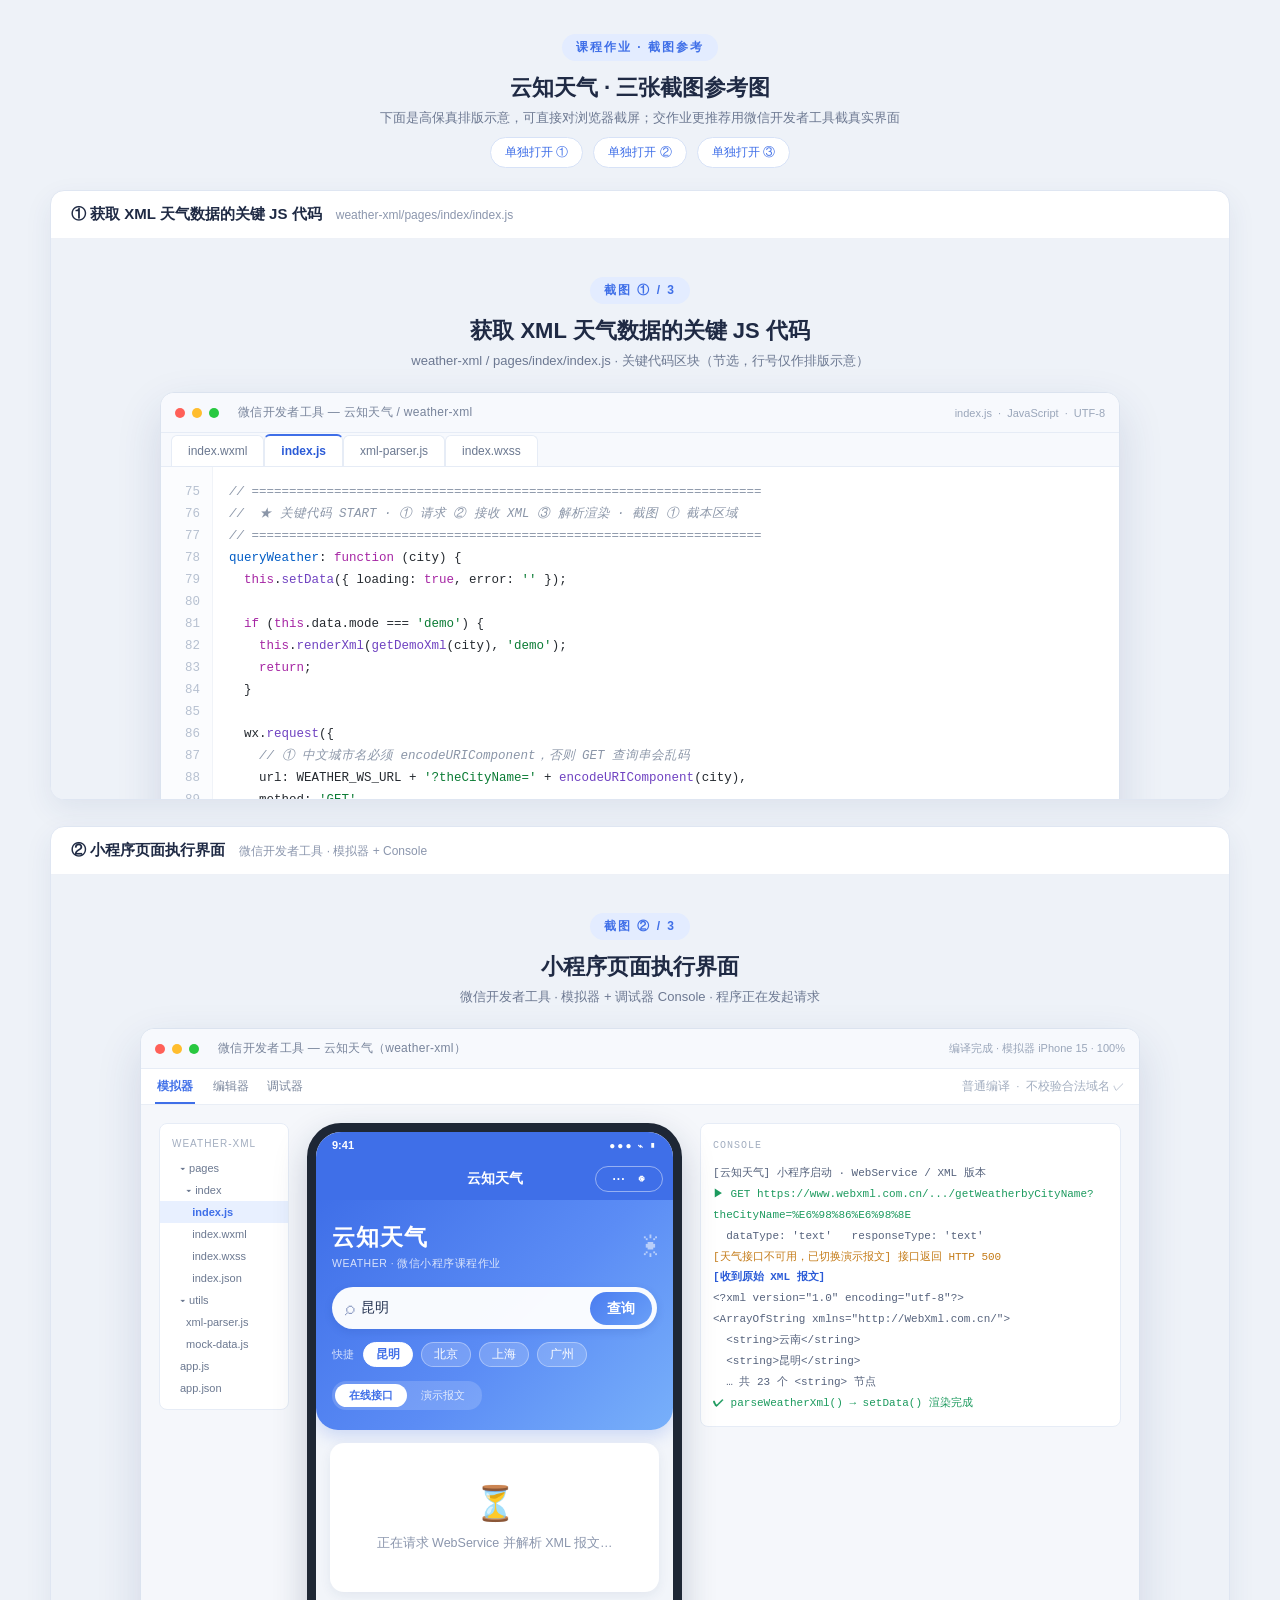
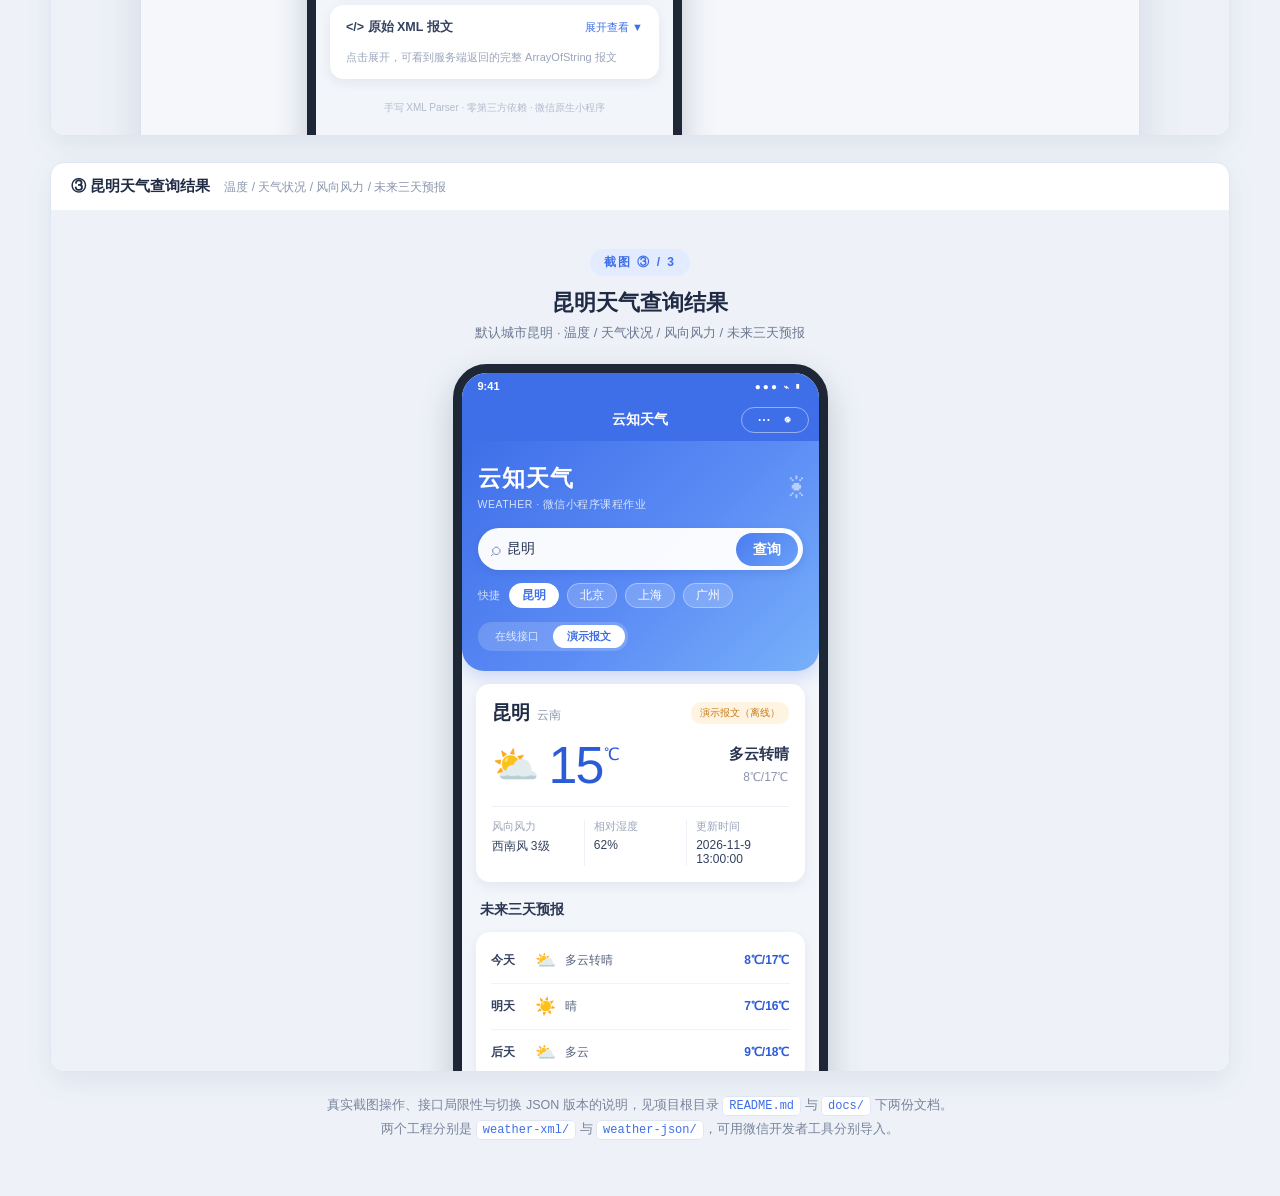
<file: screenshots/index.html>
<!DOCTYPE html>
<html lang="zh-CN">
<head>
<meta charset="UTF-8">
<meta name="viewport" content="width=device-width, initial-scale=1.0">
<title>云知天气 · 三张截图参考图</title>
<link rel="stylesheet" href="common.css">
<style>
  body { padding-top: 34px; }
  .top-links { margin-top: 10px; display: flex; gap: 10px; justify-content: center; flex-wrap: wrap; }
  .top-links a {
    font-size: 12px; text-decoration: none; color: #3f6fe8;
    background: #fff; border: 1px solid #d7e2f7; border-radius: 18px; padding: 6px 14px;
  }
  .top-links a:hover { background: #e8f0ff; }
</style>
</head>
<body>

  <div class="shot-head">
    <span class="shot-kicker">课程作业 · 截图参考</span>
    <div class="shot-title">云知天气 · 三张截图参考图</div>
    <div class="shot-desc">下面是高保真排版示意，可直接对浏览器截屏；交作业更推荐用微信开发者工具截真实界面</div>
    <div class="top-links">
      <a href="01-XML关键代码.html" target="_blank">单独打开 ①</a>
      <a href="02-小程序运行界面.html" target="_blank">单独打开 ②</a>
      <a href="03-昆明天气结果.html" target="_blank">单独打开 ③</a>
    </div>
  </div>

  <div class="gallery">
    <div class="gallery-grid">

      <div class="gallery-item">
        <h3>① 获取 XML 天气数据的关键 JS 代码 <small>weather-xml/pages/index/index.js</small></h3>
        <iframe src="01-XML关键代码.html" title="关键 JS 代码截图"></iframe>
      </div>

      <div class="gallery-item tall">
        <h3>② 小程序页面执行界面 <small>微信开发者工具 · 模拟器 + Console</small></h3>
        <iframe src="02-小程序运行界面.html" title="小程序运行界面截图"></iframe>
      </div>

      <div class="gallery-item tall">
        <h3>③ 昆明天气查询结果 <small>温度 / 天气状况 / 风向风力 / 未来三天预报</small></h3>
        <iframe src="03-昆明天气结果.html" title="昆明天气结果截图"></iframe>
      </div>

    </div>
  </div>

  <div class="shot-foot">
    真实截图操作、接口局限性与切换 JSON 版本的说明，见项目根目录 <code>README.md</code> 与 <code>docs/</code> 下两份文档。<br>
    两个工程分别是 <code>weather-xml/</code> 与 <code>weather-json/</code>，可用微信开发者工具分别导入。
  </div>

</body>
</html>
</file>
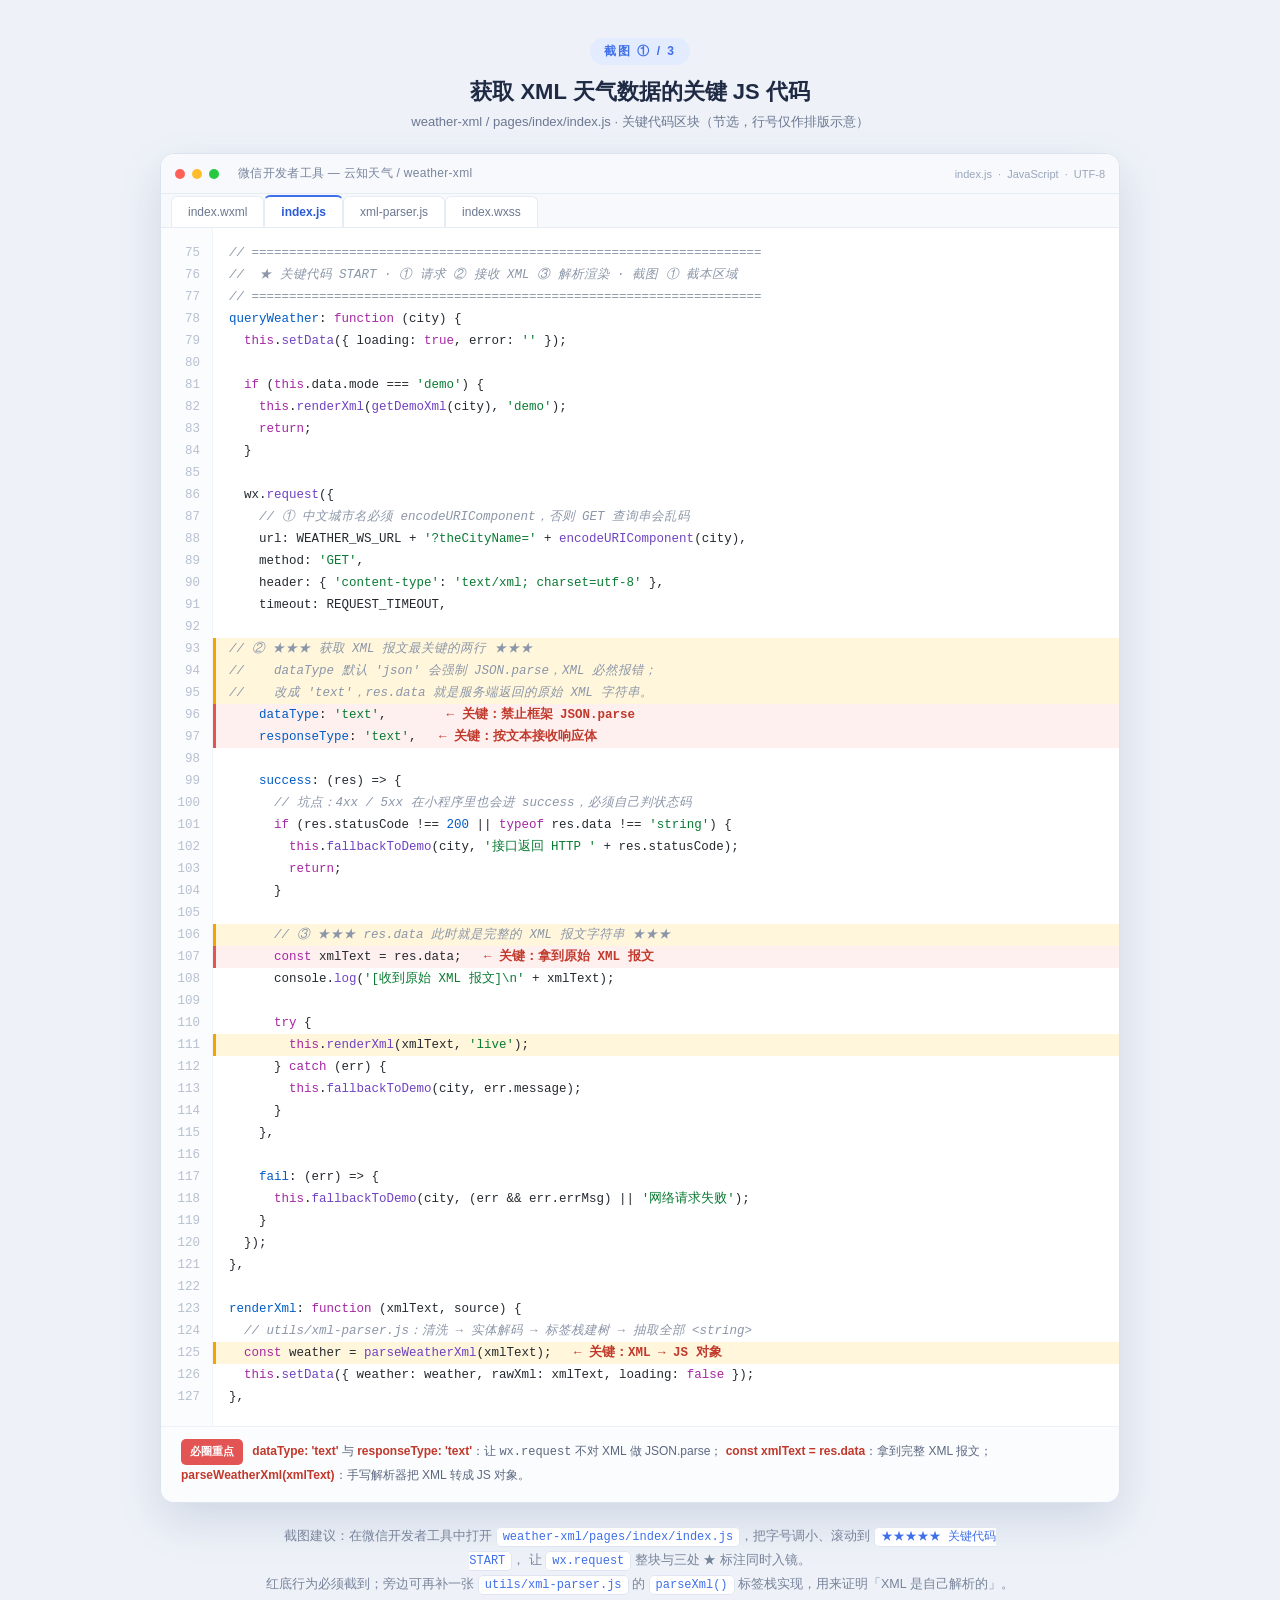
<file: screenshots/01-XML关键代码.html>
<!DOCTYPE html>
<html lang="zh-CN">
<head>
<meta charset="UTF-8">
<meta name="viewport" content="width=device-width, initial-scale=1.0">
<title>截图 ① · 获取 XML 天气数据的关键 JS 代码</title>
<link rel="stylesheet" href="common.css">
</head>
<body>

  <div class="shot-head">
    <span class="shot-kicker">截图 ① / 3</span>
    <div class="shot-title">获取 XML 天气数据的关键 JS 代码</div>
    <div class="shot-desc">weather-xml / pages/index/index.js · 关键代码区块（节选，行号仅作排版示意）</div>
  </div>

  <div class="window editor">
    <div class="win-bar">
      <span class="dot dot-r"></span><span class="dot dot-y"></span><span class="dot dot-g"></span>
      <span class="win-title">微信开发者工具 — 云知天气 / weather-xml</span>
      <span class="win-right">index.js &nbsp;·&nbsp; JavaScript &nbsp;·&nbsp; UTF-8</span>
    </div>

    <div class="editor-tabs">
      <div class="editor-tab">index.wxml</div>
      <div class="editor-tab active">index.js</div>
      <div class="editor-tab">xml-parser.js</div>
      <div class="editor-tab">index.wxss</div>
    </div>

    <div class="editor-wrap">
      <div class="editor-body">
        <div class="gutter">
          <span>75</span><span>76</span><span>77</span><span>78</span><span>79</span>
          <span>80</span><span>81</span><span>82</span><span>83</span><span>84</span>
          <span>85</span><span>86</span><span>87</span><span>88</span><span>89</span>
          <span>90</span><span>91</span><span>92</span><span>93</span><span>94</span>
          <span>95</span><span>96</span><span>97</span><span>98</span><span>99</span>
          <span>100</span><span>101</span><span>102</span><span>103</span><span>104</span>
          <span>105</span><span>106</span><span>107</span><span>108</span><span>109</span>
          <span>110</span><span>111</span><span>112</span><span>113</span><span>114</span>
          <span>115</span><span>116</span><span>117</span><span>118</span><span>119</span>
          <span>120</span><span>121</span><span>122</span><span>123</span><span>124</span>
          <span>125</span><span>126</span><span>127</span>
        </div>

        <div class="code">
<div class="ln"><span class="c-com">// ====================================================================</span></div>
<div class="ln"><span class="c-com">//  ★ 关键代码 START · ① 请求 ② 接收 XML ③ 解析渲染 · 截图 ① 截本区域</span></div>
<div class="ln"><span class="c-com">// ====================================================================</span></div>
<div class="ln"><span class="c-obj">queryWeather</span>: <span class="c-kw">function</span> (city) {</div>
<div class="ln">  <span class="c-kw">this</span>.<span class="c-fn">setData</span>({ loading: <span class="c-kw">true</span>, error: <span class="c-str">''</span> });</div>
<div class="ln">&nbsp;</div>
<div class="ln">  <span class="c-kw">if</span> (<span class="c-kw">this</span>.data.mode === <span class="c-str">'demo'</span>) {</div>
<div class="ln">    <span class="c-kw">this</span>.<span class="c-fn">renderXml</span>(<span class="c-fn">getDemoXml</span>(city), <span class="c-str">'demo'</span>);</div>
<div class="ln">    <span class="c-kw">return</span>;</div>
<div class="ln">  }</div>
<div class="ln">&nbsp;</div>
<div class="ln">  wx.<span class="c-fn">request</span>({</div>
<div class="ln">    <span class="c-com">// ① 中文城市名必须 encodeURIComponent，否则 GET 查询串会乱码</span></div>
<div class="ln">    url: WEATHER_WS_URL + <span class="c-str">'?theCityName='</span> + <span class="c-fn">encodeURIComponent</span>(city),</div>
<div class="ln">    method: <span class="c-str">'GET'</span>,</div>
<div class="ln">    header: { <span class="c-str">'content-type'</span>: <span class="c-str">'text/xml; charset=utf-8'</span> },</div>
<div class="ln">    timeout: REQUEST_TIMEOUT,</div>
<div class="ln">&nbsp;</div>
<div class="ln hl"><span class="c-com">// ② ★★★ 获取 XML 报文最关键的两行 ★★★</span></div>
<div class="ln hl"><span class="c-com">//    dataType 默认 'json' 会强制 JSON.parse，XML 必然报错；</span></div>
<div class="ln hl"><span class="c-com">//    改成 'text'，res.data 就是服务端返回的原始 XML 字符串。</span></div>
<div class="ln focus hl">    <span class="c-obj">dataType</span>: <span class="c-str">'text'</span>,        <span class="c-tag">← 关键：禁止框架 JSON.parse</span></div>
<div class="ln focus hl">    <span class="c-obj">responseType</span>: <span class="c-str">'text'</span>,   <span class="c-tag">← 关键：按文本接收响应体</span></div>
<div class="ln">&nbsp;</div>
<div class="ln">    <span class="c-obj">success</span>: (res) =&gt; {</div>
<div class="ln">      <span class="c-com">// 坑点：4xx / 5xx 在小程序里也会进 success，必须自己判状态码</span></div>
<div class="ln">      <span class="c-kw">if</span> (res.statusCode !== <span class="c-num">200</span> || <span class="c-kw">typeof</span> res.data !== <span class="c-str">'string'</span>) {</div>
<div class="ln">        <span class="c-kw">this</span>.<span class="c-fn">fallbackToDemo</span>(city, <span class="c-str">'接口返回 HTTP '</span> + res.statusCode);</div>
<div class="ln">        <span class="c-kw">return</span>;</div>
<div class="ln">      }</div>
<div class="ln">&nbsp;</div>
<div class="ln hl"><span class="c-com">      // ③ ★★★ res.data 此时就是完整的 XML 报文字符串 ★★★</span></div>
<div class="ln focus hl">      <span class="c-kw">const</span> xmlText = res.data;   <span class="c-tag">← 关键：拿到原始 XML 报文</span></div>
<div class="ln">      console.<span class="c-fn">log</span>(<span class="c-str">'[收到原始 XML 报文]\n'</span> + xmlText);</div>
<div class="ln">&nbsp;</div>
<div class="ln">      <span class="c-kw">try</span> {</div>
<div class="ln hl">        <span class="c-kw">this</span>.<span class="c-fn">renderXml</span>(xmlText, <span class="c-str">'live'</span>);</div>
<div class="ln">      } <span class="c-kw">catch</span> (err) {</div>
<div class="ln">        <span class="c-kw">this</span>.<span class="c-fn">fallbackToDemo</span>(city, err.message);</div>
<div class="ln">      }</div>
<div class="ln">    },</div>
<div class="ln">&nbsp;</div>
<div class="ln">    <span class="c-obj">fail</span>: (err) =&gt; {</div>
<div class="ln">      <span class="c-kw">this</span>.<span class="c-fn">fallbackToDemo</span>(city, (err &amp;&amp; err.errMsg) || <span class="c-str">'网络请求失败'</span>);</div>
<div class="ln">    }</div>
<div class="ln">  });</div>
<div class="ln">},</div>
<div class="ln">&nbsp;</div>
<div class="ln"><span class="c-obj">renderXml</span>: <span class="c-kw">function</span> (xmlText, source) {</div>
<div class="ln">  <span class="c-com">// utils/xml-parser.js：清洗 → 实体解码 → 标签栈建树 → 抽取全部 &lt;string&gt;</span></div>
<div class="ln hl">  <span class="c-kw">const</span> weather = <span class="c-fn">parseWeatherXml</span>(xmlText);   <span class="c-tag">← 关键：XML → JS 对象</span></div>
<div class="ln">  <span class="c-kw">this</span>.<span class="c-fn">setData</span>({ weather: weather, rawXml: xmlText, loading: <span class="c-kw">false</span> });</div>
<div class="ln">},</div>
        </div>
      </div>
    </div>

    <div class="editor-note">
      <div>
        <span class="note-chip red">必圈重点</span>
        <span class="c-tag">dataType: 'text'</span> 与 <span class="c-tag">responseType: 'text'</span>：让 <code>wx.request</code> 不对 XML 做 JSON.parse；
        <span class="c-tag">const xmlText = res.data</span>：拿到完整 XML 报文；
        <span class="c-tag">parseWeatherXml(xmlText)</span>：手写解析器把 XML 转成 JS 对象。
      </div>
    </div>
  </div>

  <div class="shot-foot">
    截图建议：在微信开发者工具中打开 <code>weather-xml/pages/index/index.js</code>，把字号调小、滚动到 <code>★★★★★ 关键代码 START</code>，
    让 <code>wx.request</code> 整块与三处 ★ 标注同时入镜。<br>
    红底行为必须截到；旁边可再补一张 <code>utils/xml-parser.js</code> 的 <code>parseXml()</code> 标签栈实现，用来证明「XML 是自己解析的」。
  </div>

</body>
</html>
</file>
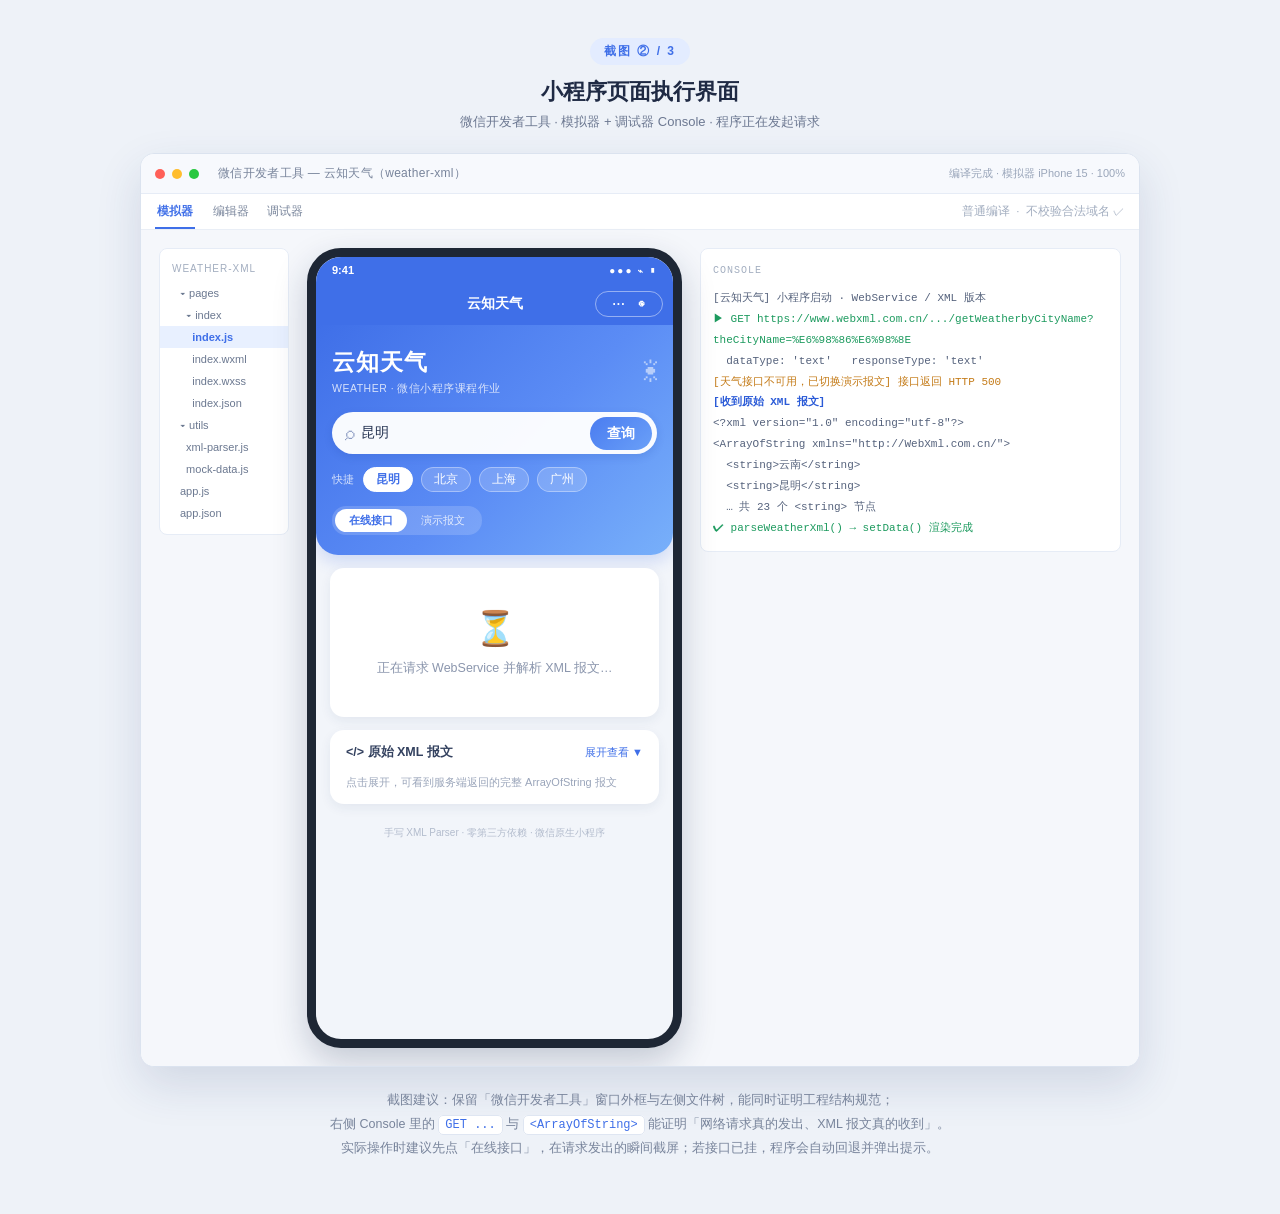
<file: screenshots/02-小程序运行界面.html>
<!DOCTYPE html>
<html lang="zh-CN">
<head>
<meta charset="UTF-8">
<meta name="viewport" content="width=device-width, initial-scale=1.0">
<title>截图 ② · 小程序页面执行界面</title>
<link rel="stylesheet" href="common.css">
</head>
<body>

  <div class="shot-head">
    <span class="shot-kicker">截图 ② / 3</span>
    <div class="shot-title">小程序页面执行界面</div>
    <div class="shot-desc">微信开发者工具 · 模拟器 + 调试器 Console · 程序正在发起请求</div>
  </div>

  <div class="window devtools" style="width: 1000px;">
    <div class="win-bar">
      <span class="dot dot-r"></span><span class="dot dot-y"></span><span class="dot dot-g"></span>
      <span class="win-title">微信开发者工具 — 云知天气（weather-xml）</span>
      <span class="win-right">编译完成 · 模拟器 iPhone 15 · 100%</span>
    </div>

    <div class="dev-toolbar">
      <span class="tab-active">模拟器</span><span>编辑器</span><span>调试器</span>
      <span style="margin-left:auto; color:#a3aec0;">普通编译 &nbsp;·&nbsp; 不校验合法域名 ✓</span>
    </div>

    <div class="dev-body">

      <!-- 左侧文件树 -->
      <div class="dev-side">
        <div class="tree-h">WEATHER-XML</div>
        <div class="tree-i">▾ pages</div>
        <div class="tree-i">&nbsp;&nbsp;▾ index</div>
        <div class="tree-i active">&nbsp;&nbsp;&nbsp;&nbsp;index.js</div>
        <div class="tree-i">&nbsp;&nbsp;&nbsp;&nbsp;index.wxml</div>
        <div class="tree-i">&nbsp;&nbsp;&nbsp;&nbsp;index.wxss</div>
        <div class="tree-i">&nbsp;&nbsp;&nbsp;&nbsp;index.json</div>
        <div class="tree-i">▾ utils</div>
        <div class="tree-i">&nbsp;&nbsp;xml-parser.js</div>
        <div class="tree-i">&nbsp;&nbsp;mock-data.js</div>
        <div class="tree-i">app.js</div>
        <div class="tree-i">app.json</div>
      </div>

      <!-- 手机模拟器 -->
      <div class="dev-phone-wrap">
        <div class="phone">
          <div class="screen">
            <div class="statusbar"><span>9:41</span><span class="sb-icons">●●● ⌁ ▮</span></div>
            <div class="navbar">云知天气<span class="capsule">··· &nbsp; ◉</span></div>

            <div class="hero">
              <div class="hero-head">
                <div>
                  <span class="app-title">云知天气</span>
                  <span class="app-sub">WEATHER · 微信小程序课程作业</span>
                </div>
                <span class="hero-icon">☀</span>
              </div>
              <div class="search-bar">
                <span class="search-icon">⌕</span>
                <span class="search-input">昆明</span>
                <span class="search-btn">查询</span>
              </div>
              <div class="quick-row">
                <span class="quick-label">快捷</span>
                <span class="quick-chip on">昆明</span>
                <span class="quick-chip">北京</span>
                <span class="quick-chip">上海</span>
                <span class="quick-chip">广州</span>
              </div>
              <div class="mode-row">
                <span class="mode-item on">在线接口</span>
                <span class="mode-item">演示报文</span>
              </div>
            </div>

            <div class="content">
              <div class="state-card">
                <span class="state-emoji">⏳</span>
                <span class="state-text">正在请求 WebService 并解析 XML 报文…</span>
              </div>
              <div class="card xml-card">
                <div class="xml-head">
                  <span class="xml-title">&lt;/&gt; 原始 XML 报文</span>
                  <span class="xml-toggle">展开查看 ▼</span>
                </div>
                <span class="xml-hint">点击展开，可看到服务端返回的完整 ArrayOfString 报文</span>
              </div>
              <div class="footer">手写 XML Parser · 零第三方依赖 · 微信原生小程序</div>
            </div>
          </div>
        </div>
      </div>

      <!-- 调试器 -->
      <div class="console">
        <div class="c-h">CONSOLE</div>
        <div class="c-log">[云知天气] 小程序启动 · WebService / XML 版本</div>
        <div class="c-req">▶ GET https://www.webxml.com.cn/.../getWeatherbyCityName?theCityName=%E6%98%86%E6%98%8E</div>
        <div class="c-log">&nbsp;&nbsp;dataType: 'text' &nbsp; responseType: 'text'</div>
        <div class="c-warn">[天气接口不可用，已切换演示报文] 接口返回 HTTP 500</div>
        <div class="c-key">[收到原始 XML 报文]</div>
        <div class="c-log">&lt;?xml version="1.0" encoding="utf-8"?&gt;</div>
        <div class="c-log">&lt;ArrayOfString xmlns="http://WebXml.com.cn/"&gt;</div>
        <div class="c-log">&nbsp;&nbsp;&lt;string&gt;云南&lt;/string&gt;</div>
        <div class="c-log">&nbsp;&nbsp;&lt;string&gt;昆明&lt;/string&gt;</div>
        <div class="c-log">&nbsp;&nbsp;… 共 23 个 &lt;string&gt; 节点</div>
        <div class="c-req">✔ parseWeatherXml() → setData() 渲染完成</div>
      </div>
    </div>
  </div>

  <div class="shot-foot">
    截图建议：保留「微信开发者工具」窗口外框与左侧文件树，能同时证明工程结构规范；<br>
    右侧 Console 里的 <code>GET ...</code> 与 <code>&lt;ArrayOfString&gt;</code> 能证明「网络请求真的发出、XML 报文真的收到」。<br>
    实际操作时建议先点「在线接口」，在请求发出的瞬间截屏；若接口已挂，程序会自动回退并弹出提示。
  </div>

</body>
</html>
</file>
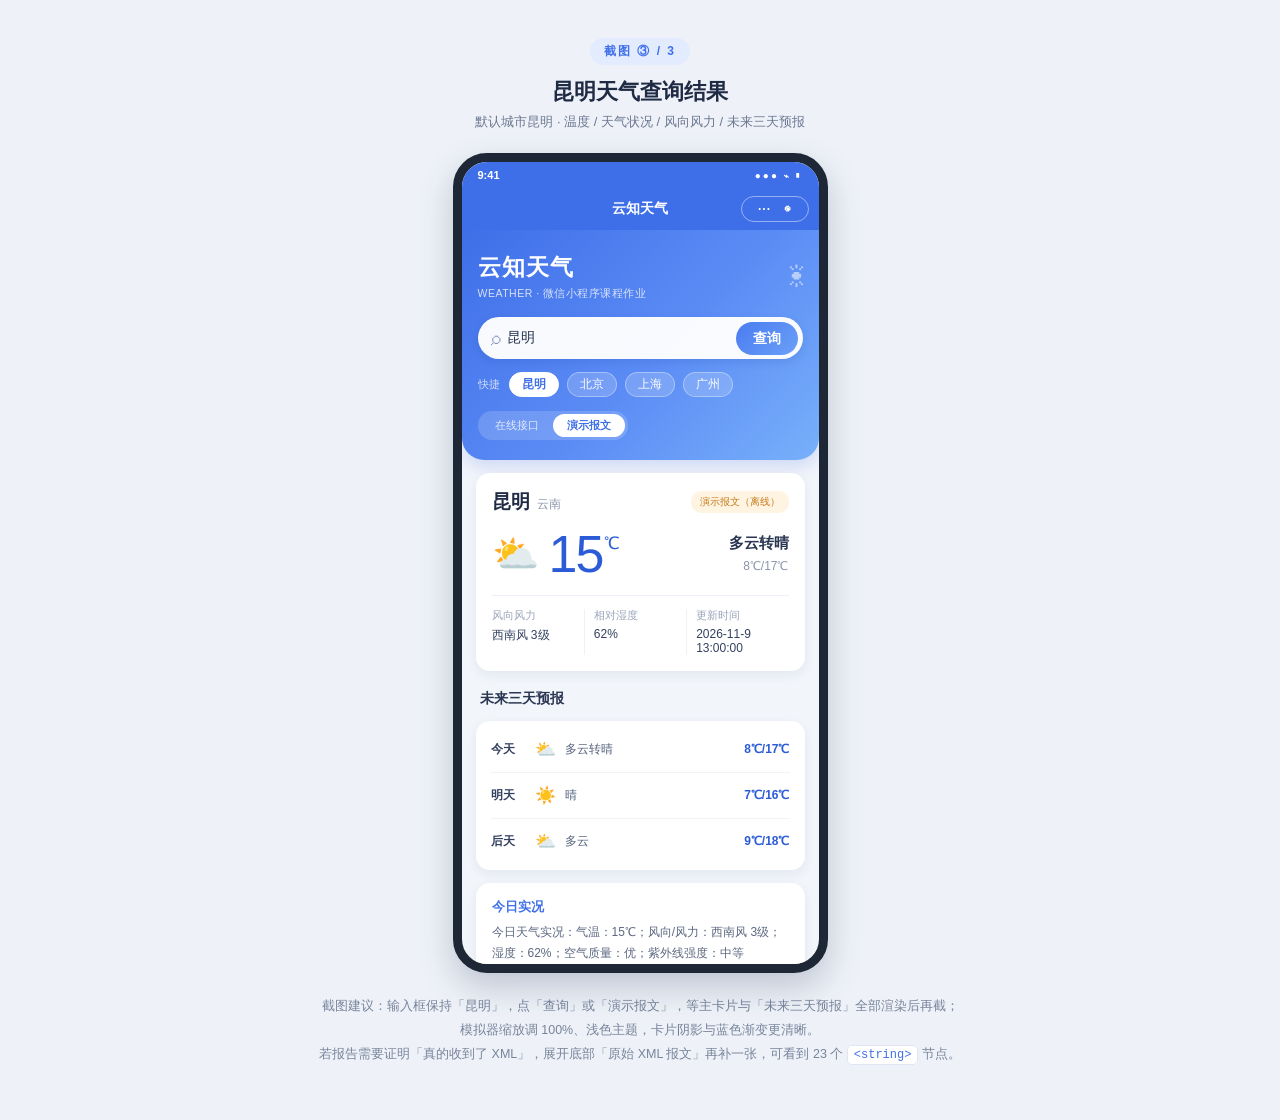
<file: screenshots/03-昆明天气结果.html>
<!DOCTYPE html>
<html lang="zh-CN">
<head>
<meta charset="UTF-8">
<meta name="viewport" content="width=device-width, initial-scale=1.0">
<title>截图 ③ · 昆明天气查询结果</title>
<link rel="stylesheet" href="common.css">
</head>
<body>

  <div class="shot-head">
    <span class="shot-kicker">截图 ③ / 3</span>
    <div class="shot-title">昆明天气查询结果</div>
    <div class="shot-desc">默认城市昆明 · 温度 / 天气状况 / 风向风力 / 未来三天预报</div>
  </div>

  <div class="phone" style="height: 820px;">
    <div class="screen">
      <div class="statusbar"><span>9:41</span><span class="sb-icons">●●● ⌁ ▮</span></div>
      <div class="navbar">云知天气<span class="capsule">··· &nbsp; ◉</span></div>

      <div class="hero">
        <div class="hero-head">
          <div>
            <span class="app-title">云知天气</span>
            <span class="app-sub">WEATHER · 微信小程序课程作业</span>
          </div>
          <span class="hero-icon">☀</span>
        </div>
        <div class="search-bar">
          <span class="search-icon">⌕</span>
          <span class="search-input">昆明</span>
          <span class="search-btn">查询</span>
        </div>
        <div class="quick-row">
          <span class="quick-label">快捷</span>
          <span class="quick-chip on">昆明</span>
          <span class="quick-chip">北京</span>
          <span class="quick-chip">上海</span>
          <span class="quick-chip">广州</span>
        </div>
        <div class="mode-row">
          <span class="mode-item">在线接口</span>
          <span class="mode-item on">演示报文</span>
        </div>
      </div>

      <div class="content">

        <!-- 当前天气主卡 -->
        <div class="card">
          <div class="card-head">
            <div><span class="city-name">昆明</span><span class="province-name">云南</span></div>
            <span class="source-tag tag-demo">演示报文（离线）</span>
          </div>
          <div class="temp-row">
            <span class="weather-emoji">⛅</span>
            <div class="temp-block"><span class="temp-num">15</span><span class="temp-unit">℃</span></div>
            <div class="temp-side">
              <span class="condition">多云转晴</span>
              <span class="range">8℃/17℃</span>
            </div>
          </div>
          <div class="meta-row">
            <div class="meta-item"><span class="meta-label">风向风力</span><span class="meta-value">西南风 3级</span></div>
            <div class="meta-item"><span class="meta-label">相对湿度</span><span class="meta-value">62%</span></div>
            <div class="meta-item"><span class="meta-label">更新时间</span><span class="meta-value">2026-11-9 13:00:00</span></div>
          </div>
        </div>

        <!-- 未来三天预报 -->
        <div class="section-title">未来三天预报</div>
        <div class="card forecast-card">
          <div class="forecast-row">
            <span class="f-label">今天</span><span class="f-emoji">⛅</span>
            <span class="f-cond">多云转晴</span><span class="f-range">8℃/17℃</span>
          </div>
          <div class="forecast-row">
            <span class="f-label">明天</span><span class="f-emoji">☀️</span>
            <span class="f-cond">晴</span><span class="f-range">7℃/16℃</span>
          </div>
          <div class="forecast-row">
            <span class="f-label">后天</span><span class="f-emoji">⛅</span>
            <span class="f-cond">多云</span><span class="f-range">9℃/18℃</span>
          </div>
        </div>

        <!-- 实况 / 生活指数 -->
        <div class="card">
          <div class="info-title">今日实况</div>
          <span class="info-text">今日天气实况：气温：15℃；风向/风力：西南风 3级；湿度：62%；空气质量：优；紫外线强度：中等</span>
          <div class="divider"></div>
          <div class="info-title">生活指数</div>
          <span class="info-text">穿衣指数：昼夜温差较大，建议着薄外套或牛仔衫裤，早晚注意添衣。
感冒指数：天凉空气干燥，较易发生感冒，请注意适当防护、多饮水。
运动指数：天气较好，紫外线中等，非常适宜户外运动与徒步。</span>
          <div class="divider"></div>
          <div class="info-title">城市简介</div>
          <span class="info-text">昆明，别称「春城」，云南省省会，地处云贵高原中部，海拔约 1890 米，四季如春、气候温和，是著名的旅游与避暑城市。</span>
        </div>

        <!-- 原始 XML -->
        <div class="card xml-card">
          <div class="xml-head">
            <span class="xml-title">&lt;/&gt; 原始 XML 报文</span>
            <span class="xml-toggle">展开查看 ▼</span>
          </div>
          <span class="xml-hint">点击展开，可看到服务端返回的完整 ArrayOfString 报文</span>
        </div>

        <div class="footer">手写 XML Parser · 零第三方依赖 · 微信原生小程序</div>
      </div>
    </div>
  </div>

  <div class="shot-foot">
    截图建议：输入框保持「昆明」，点「查询」或「演示报文」，等主卡片与「未来三天预报」全部渲染后再截；<br>
    模拟器缩放调 100%、浅色主题，卡片阴影与蓝色渐变更清晰。<br>
    若报告需要证明「真的收到了 XML」，展开底部「原始 XML 报文」再补一张，可看到 23 个 <code>&lt;string&gt;</code> 节点。
  </div>

</body>
</html>
</file>
<file: screenshots/common.css>
/* screenshots/common.css · 三张截图参考页共用样式（浅色主题） */

* { box-sizing: border-box; }

body {
  margin: 0;
  padding: 38px 20px 54px;
  background: #eef2f8;
  color: #1f2a44;
  font-family: -apple-system, BlinkMacSystemFont, "PingFang SC", "Microsoft YaHei", "Segoe UI", sans-serif;
  display: flex;
  flex-direction: column;
  align-items: center;
}

.shot-head { text-align: center; margin-bottom: 22px; }
.shot-kicker {
  display: inline-block;
  font-size: 12px;
  letter-spacing: 2px;
  color: #3f6fe8;
  background: #e3ecff;
  padding: 5px 14px;
  border-radius: 20px;
  font-weight: 700;
}
.shot-title { font-size: 22px; font-weight: 700; margin: 12px 0 6px; }
.shot-desc { font-size: 13px; color: #6c7891; }
.shot-foot {
  margin-top: 22px;
  font-size: 12.5px;
  color: #78849b;
  text-align: center;
  line-height: 1.9;
  max-width: 760px;
}
.shot-foot code {
  background: #fff;
  border: 1px solid #dfe6f2;
  border-radius: 5px;
  padding: 2px 6px;
  font-size: 12px;
  color: #3f6fe8;
}

/* ---------------- 通用窗口外框 ---------------- */
.window {
  background: #fff;
  border: 1px solid #dbe3ef;
  border-radius: 14px;
  box-shadow: 0 18px 46px rgba(35, 60, 110, 0.14);
  overflow: hidden;
}
.win-bar {
  height: 40px;
  background: #f7f9fd;
  border-bottom: 1px solid #e6ecf6;
  display: flex;
  align-items: center;
  padding: 0 14px;
  gap: 7px;
}
.dot { width: 10px; height: 10px; border-radius: 50%; }
.dot-r { background: #ff6058; } .dot-y { background: #ffbd2e; } .dot-g { background: #28c840; }
.win-title { margin-left: 12px; font-size: 12px; color: #78849b; letter-spacing: .3px; }
.win-right { margin-left: auto; font-size: 11px; color: #9aa6ba; }

/* ---------------- 手机模拟器 ---------------- */
.phone {
  width: 375px;
  height: 800px;
  background: #f2f5fa;
  border: 9px solid #1e2735;
  border-radius: 34px;
  overflow: hidden;
  position: relative;
  box-shadow: 0 14px 34px rgba(24, 40, 78, .22);
}
.screen { height: 100%; overflow-y: auto; scrollbar-width: none; }
.screen::-webkit-scrollbar { display: none; }

.statusbar {
  height: 26px;
  padding: 0 16px;
  display: flex;
  align-items: center;
  justify-content: space-between;
  font-size: 11px;
  font-weight: 600;
  color: #fff;
  background: #3f6fe8;
}
.statusbar .sb-icons { letter-spacing: 2px; font-size: 10px; }

.navbar {
  height: 42px;
  background: #3f6fe8;
  color: #fff;
  display: flex;
  align-items: center;
  justify-content: center;
  font-size: 14px;
  font-weight: 600;
  position: relative;
}
.navbar .capsule {
  position: absolute;
  right: 10px;
  top: 8px;
  width: 68px;
  height: 26px;
  border: 1px solid rgba(255,255,255,.45);
  border-radius: 14px;
  display: flex;
  align-items: center;
  justify-content: space-around;
  font-size: 12px;
  letter-spacing: 1px;
}

/* ---------------- 小程序 UI（与 index.wxss 视觉一致） ---------------- */
.hero {
  background: linear-gradient(135deg, #3f6fe8 0%, #5b8cf5 55%, #78b0fa 100%);
  padding: 22px 16px 20px;
  border-bottom-left-radius: 22px;
  border-bottom-right-radius: 22px;
  color: #fff;
  box-shadow: 0 7px 16px rgba(63,111,232,.2);
}
.hero-head { display: flex; align-items: center; justify-content: space-between; margin-bottom: 16px; }
.app-title { display: block; font-size: 23px; font-weight: 700; letter-spacing: 1px; }
.app-sub { display: block; font-size: 10.5px; opacity: .78; margin-top: 4px; letter-spacing: .5px; }
.hero-icon { font-size: 30px; opacity: .55; }

.search-bar {
  display: flex; align-items: center; height: 42px;
  padding: 0 5px 0 13px; background: rgba(255,255,255,.96);
  border-radius: 21px; box-shadow: 0 3px 9px rgba(20,60,150,.14);
}
.search-icon { font-size: 19px; color: #8b9ac2; margin-right: 6px; }
.search-input { flex: 1; font-size: 13.5px; color: #22304f; }
.search-input.placeholder { color: #a6b1c8; }
.search-btn {
  padding: 0 17px; height: 33px; line-height: 33px; border-radius: 17px;
  background: linear-gradient(135deg,#4a7cf0,#6aa0f8); color: #fff;
  font-size: 13.5px; font-weight: 600;
}
.quick-row { display: flex; align-items: center; margin-top: 13px; }
.quick-label { font-size: 11px; opacity: .75; margin-right: 9px; }
.quick-chip {
  padding: 4px 12px; margin-right: 8px; border-radius: 13px; font-size: 11.5px;
  background: rgba(255,255,255,.18); border: 1px solid rgba(255,255,255,.35);
}
.quick-chip.on { background: #fff; color: #3f6fe8; border-color: #fff; font-weight: 700; }
.mode-row {
  display: flex; margin-top: 14px; padding: 3px; border-radius: 14px;
  background: rgba(255,255,255,.16); width: 150px;
}
.mode-item { flex: 1; text-align: center; padding: 4px 0; font-size: 11px; border-radius: 12px; opacity: .8; }
.mode-item.on { background: #fff; color: #3f6fe8; font-weight: 700; opacity: 1; }

.content { padding: 0 14px; }
.card {
  background: #fff; border-radius: 14px; padding: 16px; margin-top: 13px;
  box-shadow: 0 4px 12px rgba(31,55,105,.07);
}
.card-head { display: flex; align-items: center; justify-content: space-between; }
.city-name { font-size: 19px; font-weight: 700; }
.province-name { font-size: 11.5px; color: #8b96ad; margin-left: 7px; }
.source-tag { font-size: 10px; padding: 4px 9px; border-radius: 10px; white-space: nowrap; }
.tag-live { background: #e8f6ee; color: #1c9a5e; }
.tag-demo { background: #fff3e2; color: #c47b18; }

.temp-row { display: flex; align-items: center; margin: 13px 0 15px; }
.weather-emoji { font-size: 38px; margin-right: 10px; line-height: 1; }
.temp-block { display: flex; align-items: flex-start; }
.temp-num { font-size: 52px; font-weight: 300; line-height: 1; color: #2b5bd7; letter-spacing: -2px; }
.temp-unit { font-size: 17px; color: #2b5bd7; margin: 4px 0 0 2px; }
.temp-side { margin-left: auto; text-align: right; }
.condition { display: block; font-size: 15px; font-weight: 600; color: #2a3652; }
.range { display: block; margin-top: 5px; font-size: 12px; color: #8b96ad; }

.meta-row { display: flex; border-top: 1px solid #eef1f7; padding-top: 13px; }
.meta-item { flex: 1; padding-left: 9px; border-left: 1px solid #eef1f7; }
.meta-item:first-child { padding-left: 0; border-left: none; }
.meta-label { display: block; font-size: 10.5px; color: #9aa5ba; }
.meta-value { display: block; font-size: 12px; color: #33415f; margin-top: 4px; font-weight: 500; }

.section-title { font-size: 14px; font-weight: 700; color: #2a3652; margin: 19px 0 0 4px; }
.forecast-card { padding: 6px 15px; }
.forecast-row {
  display: flex; align-items: center; padding: 12px 0;
  border-bottom: 1px solid #f0f3f8; font-size: 12px;
}
.forecast-row:last-child { border-bottom: none; }
.f-label { width: 44px; font-weight: 600; color: #33415f; }
.f-emoji { width: 30px; font-size: 17px; }
.f-cond { flex: 1; color: #55627c; }
.f-range { width: 80px; text-align: right; color: #2b5bd7; font-weight: 600; }

.info-title { font-size: 12.5px; font-weight: 700; color: #3f6fe8; margin-bottom: 6px; }
.info-text { display: block; font-size: 12px; line-height: 1.75; color: #5c6880; white-space: pre-line; }
.divider { height: 1px; background: #eef1f7; margin: 13px 0; }

.xml-card { padding: 0; overflow: hidden; }
.xml-head { display: flex; justify-content: space-between; align-items: center; padding: 14px 16px; }
.xml-title { font-size: 12.5px; font-weight: 700; color: #33415f; }
.xml-toggle { font-size: 11px; color: #3f6fe8; }
.xml-hint { display: block; padding: 0 16px 14px; font-size: 11px; color: #9aa5ba; }
.xml-code {
  display: block; padding: 0 16px 16px; font-size: 10.5px; line-height: 1.75;
  color: #46567a; font-family: Consolas, "Courier New", monospace; word-break: break-all;
}

.state-card { background: #fff; border-radius: 14px; padding: 40px 16px; margin-top: 13px; text-align: center;
  box-shadow: 0 4px 12px rgba(31,55,105,.07); }
.state-emoji { display: block; font-size: 34px; margin-bottom: 10px; }
.state-text { font-size: 12.5px; color: #8b96ad; }
.footer { text-align: center; font-size: 10px; color: #b3bccd; margin: 22px 0 12px; }

/* ---------------- 开发者工具窗口 ---------------- */
.devtools { width: 100%; }
.dev-toolbar {
  height: 36px; background: #fff; border-bottom: 1px solid #e9eef6;
  display: flex; align-items: center; padding: 0 14px; gap: 18px;
  font-size: 11.5px; color: #7a869c;
}
.dev-toolbar .tab-active { color: #3f6fe8; font-weight: 700; border-bottom: 2px solid #3f6fe8; padding: 10px 2px 8px; }
.dev-body { display: flex; background: #f5f7fb; padding: 18px; gap: 18px; align-items: flex-start; }
.dev-side {
  width: 130px; flex: none; background: #fff; border: 1px solid #e6ecf6;
  border-radius: 8px; padding: 10px 0; font-size: 11px; color: #6b7890;
}
.dev-side .tree-h { padding: 4px 12px 8px; font-size: 10px; color: #a3aec0; letter-spacing: 1px; }
.dev-side .tree-i { padding: 5px 12px 5px 20px; white-space: nowrap; }
.dev-side .tree-i.active { background: #e8f0ff; color: #3f6fe8; font-weight: 600; }
.dev-phone-wrap { flex: none; }
.console {
  flex: 1; min-width: 210px; background: #fff; border: 1px solid #e6ecf6;
  border-radius: 8px; padding: 12px; font-size: 11px; color: #55627c;
  font-family: Consolas, "Courier New", monospace; line-height: 1.9;
}
.console .c-h { font-family: inherit; font-size: 10px; color: #a3aec0; letter-spacing: 1px; margin-bottom: 8px; }
.console .c-log { color: #55627c; }
.console .c-key { color: #2b5bd7; font-weight: 700; }
.console .c-warn { color: #c47b18; }
.console .c-req { color: #1c9a5e; }

/* ---------------- 代码编辑器窗口（截图 ①） ---------------- */
.editor { width: 960px; }
.editor-tabs {
  height: 34px; background: #f7f9fd; border-bottom: 1px solid #e6ecf6;
  display: flex; align-items: flex-end; padding-left: 10px;
}
.editor-tab {
  padding: 8px 16px; font-size: 12px; color: #6b7890;
  background: #fff; border: 1px solid #e6ecf6; border-bottom: none;
  border-radius: 6px 6px 0 0;
}
.editor-tab.active { color: #2b5bd7; font-weight: 700; border-top: 2px solid #3f6fe8; }
.editor-body { display: flex; background: #fff; }
.gutter {
  width: 52px; flex: none; padding: 14px 0; text-align: right;
  color: #b6c0d0; font: 12.5px/22px Consolas, "Courier New", monospace;
  background: #fbfcfe; border-right: 1px solid #f0f3f8; user-select: none;
}
.gutter span { display: block; padding-right: 12px; }
.code {
  flex: 1; padding: 14px 0 18px; overflow-x: auto;
  font: 12.5px/22px Consolas, "Courier New", "Microsoft YaHei", monospace;
  white-space: normal; color: #24292f;
}
.code .ln {
  display: block; padding-left: 16px; padding-right: 20px;
  min-height: 22px; height: 22px; line-height: 22px; white-space: pre;
}
.code .ln.hl { background: #fff6dc; border-left: 3px solid #f0a500; padding-left: 13px; }
.code .ln.focus { background: #fff0f0; border-left: 3px solid #e35454; padding-left: 13px; }
.c-kw { color: #a626a4; }        /* 关键字 */
.c-str { color: #0a7b34; }       /* 字符串 */
.c-com { color: #8b96a8; font-style: italic; } /* 注释 */
.c-fn { color: #6f42c1; }        /* 函数/方法 */
.c-num { color: #005cc5; }       /* 数字 */
.c-obj { color: #005cc5; }       /* 对象/属性 */
.c-tag { color: #c0392b; font-weight: 700; } /* 标记 */
.code-mark {
  position: absolute; right: -2px; font-size: 10px; font-weight: 700;
  color: #fff; background: #e35454; border-radius: 4px; padding: 2px 7px;
}
.editor-wrap { position: relative; }
.editor-note {
  display: flex; gap: 10px; padding: 12px 20px 16px;
  background: #fbfcfe; border-top: 1px solid #eef1f7;
  font-size: 12px; color: #5c6880; line-height: 1.8;
}
.note-chip {
  display: inline-block; font-size: 11px; font-weight: 700; color: #fff;
  background: #3f6fe8; border-radius: 5px; padding: 3px 9px; margin-right: 6px;
}
.note-chip.red { background: #e35454; }
.note-chip.amber { background: #e79a1a; }

/* ---------------- 汇总页 ---------------- */
.gallery { width: 100%; max-width: 1180px; }
.gallery-grid { display: flex; flex-direction: column; gap: 26px; }
.gallery-item {
  background: #fff; border: 1px solid #dfe6f2; border-radius: 14px; overflow: hidden;
  box-shadow: 0 10px 28px rgba(35,60,110,.08);
}
.gallery-item h3 { margin: 0; padding: 14px 20px; font-size: 15px; border-bottom: 1px solid #eef1f7; }
.gallery-item h3 small { font-weight: 400; color: #8b96ad; margin-left: 10px; font-size: 12px; }
.gallery-item iframe { display: block; width: 100%; height: 560px; border: 0; background: #eef2f8; }
.gallery-item.tall iframe { height: 860px; }
</file>
